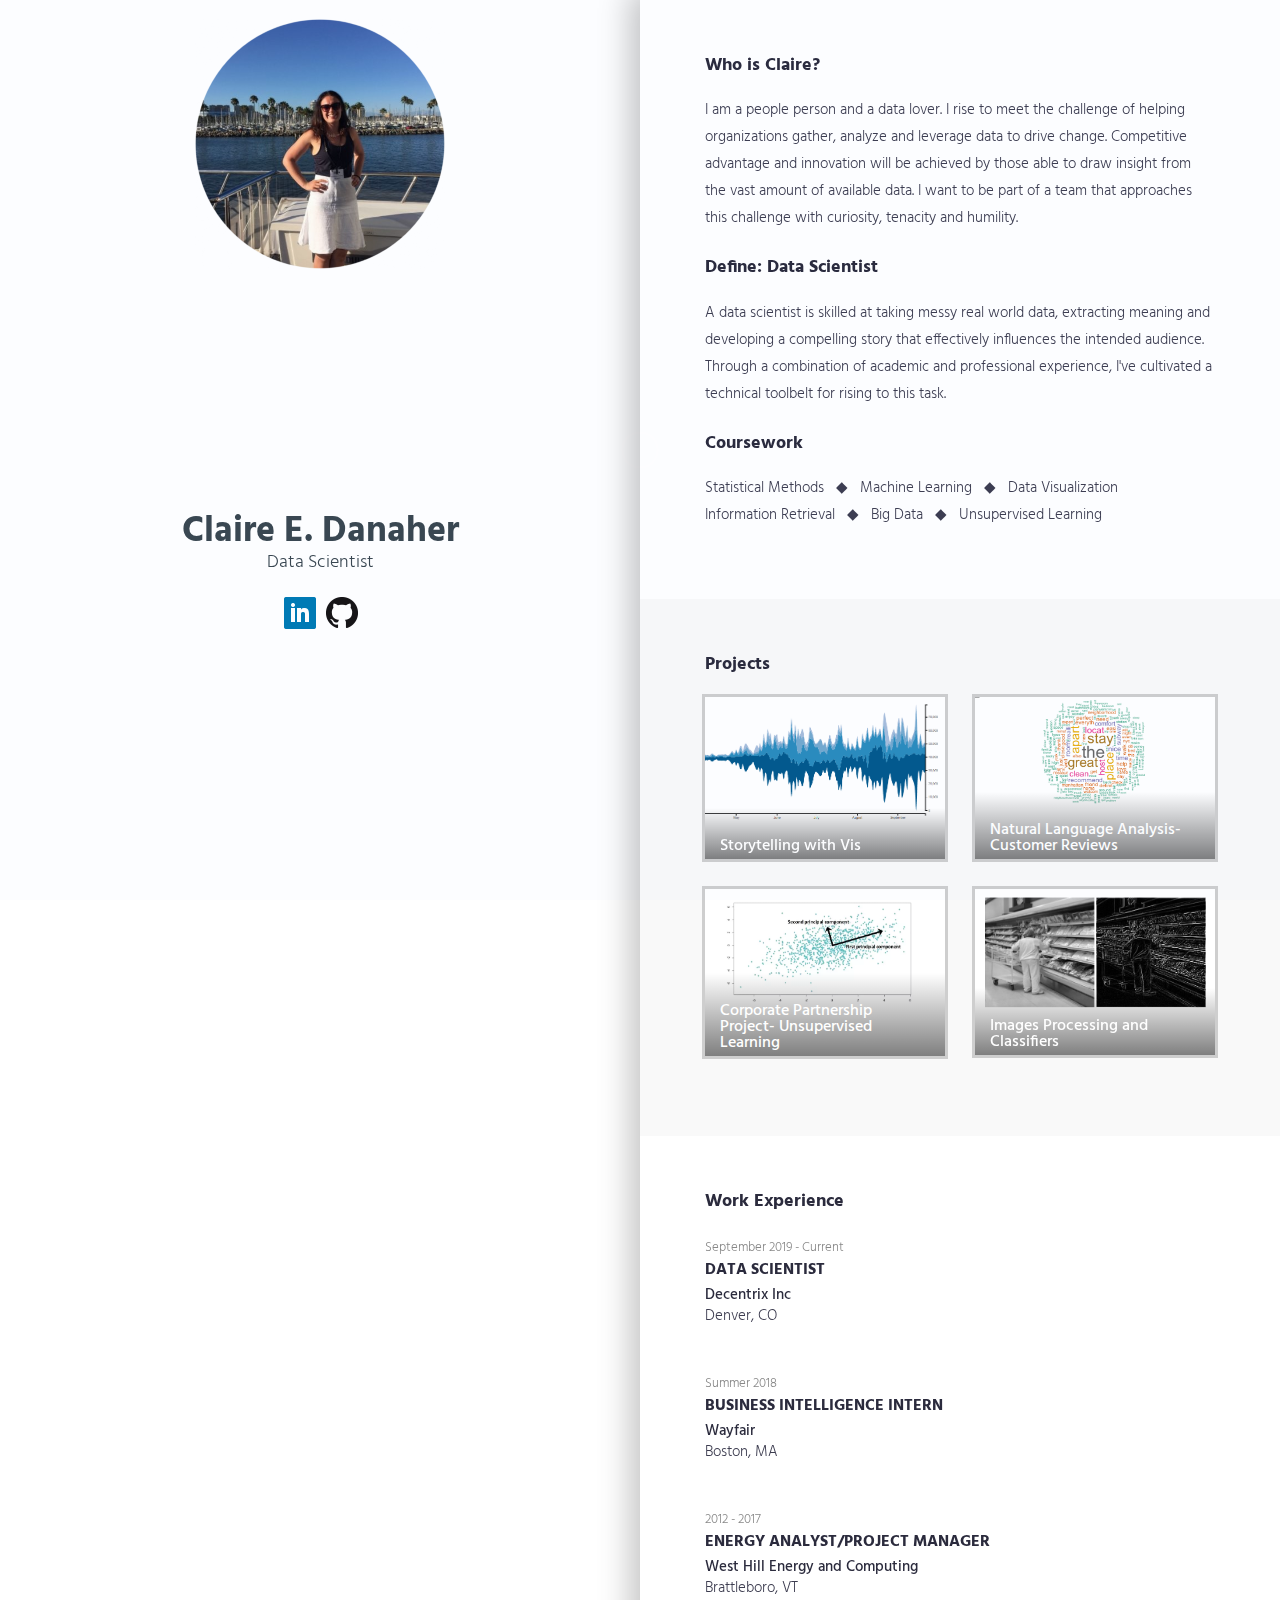
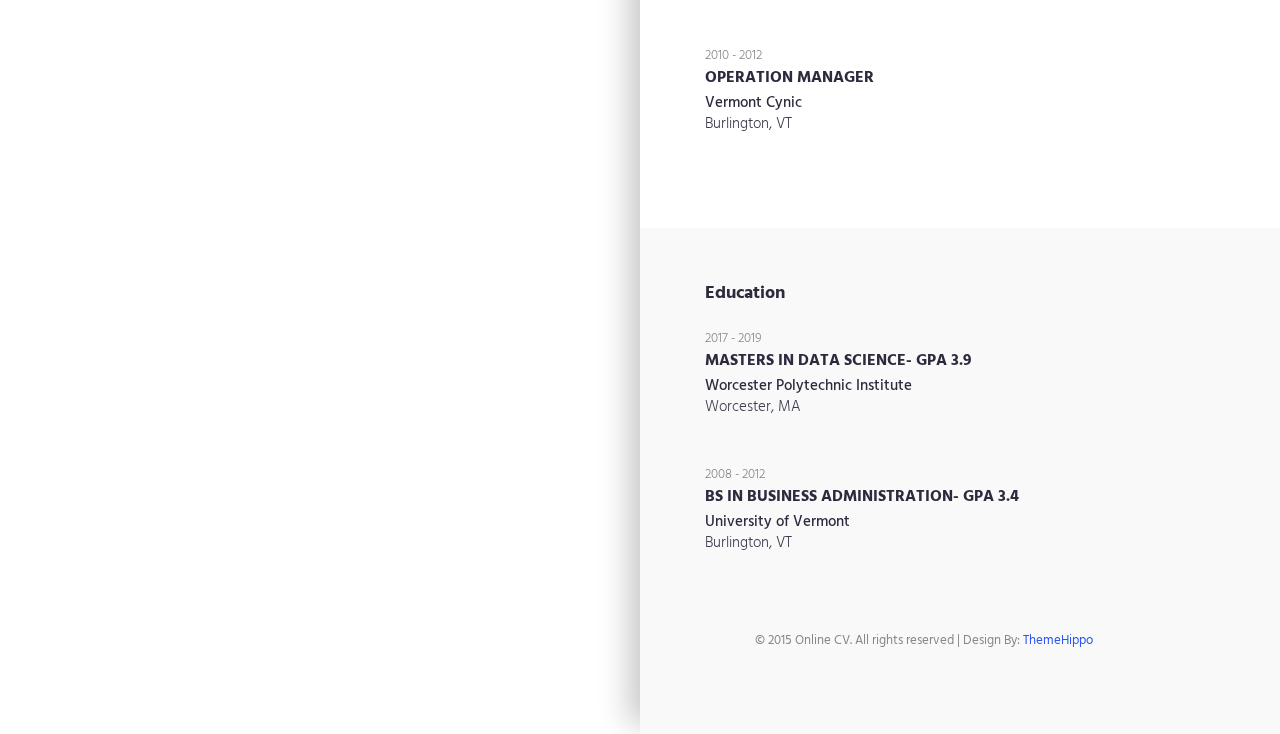
<file: index.html>
<!DOCTYPE html>
<html>
<head>
    <meta charset="utf-8">
    <meta http-equiv="X-UA-Compatible" content="IE=edge">
    <meta name="viewport" content="width=device-width, initial-scale=1">
    <!-- The above 3 meta tags *must* come first in the head; any other head content must come *after* these tags -->
    <title>Claire E. Danaher</title>

    <!-- favicon -->
    <link href="img/lotus-flower-silhouette-7-120-245160.png" rel=icon>

    <!-- web-fonts -->
    <link href="https://fonts.googleapis.com/css?family=Hind:300,400,500,600,700" rel="stylesheet">

    <!-- font-awesome -->
    <link href="css/font-awesome.min.css" rel="stylesheet">

    <!-- Bootstrap -->
    <link href="css/bootstrap.min.css" rel="stylesheet">

    <!-- Style CSS -->
    <link href="css/style.css" rel="stylesheet">

    <!-- HTML5 shim and Respond.js for IE8 support of HTML5 elements and media queries -->
    <!-- WARNING: Respond.js doesn't work if you view the page via file:// -->
    <!--[if lt IE 9]>
    <script src="https://oss.maxcdn.com/html5shiv/3.7.2/html5shiv.min.js"></script>
    <script src="https://oss.maxcdn.com/respond/1.4.2/respond.min.js"></script>
    <![endif]-->
</head>
<body id="page-top" data-spy="scroll" data-target=".navbar">
<div id="main-wrapper">
<!-- Page Preloader -->
<div id="preloader">
    <div id="status">
        <div class="status-mes"></div>
    </div>
</div>

<div class="columns-block">
<div class="left-col-block blocks">
	


    <header class="header">
	        <div class="profile-img">
 
		<img border="0" alt="linkedin" src="img/small_circle_profimg.png">
		
		
		</div>
        <div class="content text-center">
            <h1>Claire E. Danaher</h1>

            <p class="lead">Data Scientist</p>
            <ul class="social-icon">
                <li><a href="https://www.linkedin.com/in/claireedanaher/"><img border="0" alt="linkedin" src="img/iconfinder_square-linkedin_317725.png"></a></li>
                <li><a href="https://github.com/claireedanaher?tab=repositories"><img border="0" alt="github" src="img/GitHub-Mark-32px.png"></a></li>
            </ul>
        </div>

		 </header>

    <!-- .header-->
	

</div>


<div class="right-col-block blocks">
<section class="intro section-wrapper">
    <div class="container-fluid">
        <div class="row">
            <div class="col-md-12">
                <div class="section-title">
                    <h2>Who is Claire?</h2>
                </div>
                <p>
				 I am a people person and a data lover. I rise to meet the challenge of helping organizations gather, analyze and leverage data to drive change. Competitive advantage and innovation will be achieved by those able to draw insight from the vast amount of available data. I want to be part of a team that approaches this challenge with curiosity, tenacity and humility.
                </p>
				<div class="section-title">
                    <h2>Define: Data Scientist</h2>
                </div>
				<p>
                  A data scientist is skilled at taking messy real world data, extracting meaning and developing a compelling story that effectively influences the intended audience. Through a combination of academic and professional experience, I've cultivated a technical toolbelt for rising to this task.
                </p>
                    <h2>Coursework</h2>
				<p>
				Statistical Methods &nbsp; &#9670; &nbsp;	Machine Learning  &nbsp; &#9670; &nbsp; Data Visualization  <br>
				Information Retrieval  &nbsp; &#9670; &nbsp;  Big Data &nbsp; &#9670; &nbsp; Unsupervised Learning  
                </p>
					
            </div>
			     
			<div>
			
			</div>
        </div>
    </div>
</section>

<section class="section-wrapper section-experience gray-bg">
    <div class="container-fluid">
        <div class="row">
            <div class="col-md-12">
                <div class="section-title">
                    <h2>Projects</h2>
                </div>
            </div>
        </div>
        <div class="row">
            <div class="col-md-6">
                <a class="portfolio-item" href="https://claireedanaher.github.io/DataVisFinal/">
                    <div class="portfolio-thumb">
                        <img src="img/data_vis_button.png" alt="">
                    </div>

                    <div class="portfolio-info">
                        <h3>Storytelling with Vis</h3>
                    </div>
                    <!-- portfolio-info -->
                </a>
                <!-- .portfolio-item -->
            </div>
            <div class="col-md-6">
                <a class="portfolio-item" href="https://docs.google.com/presentation/d/e/2PACX-1vTxNVfDVX4_l9Im2D7XqqhxXdKZ8t_90ja1UuTvRYTOUEE9c3Ypl3gSUyHD0yrIlQ/pub?start=false&loop=false&delayms=3000">
                    <div class="portfolio-thumb">
                        <img src="img/airbnb.button.png" alt="">
                    </div>

                    <div class="portfolio-info">
                        <h3>Natural Language Analysis- Customer Reviews</h3>
                    </div>
                    <!-- portfolio-info -->
                </a>
                <!-- .portfolio-item -->
            </div>
		</div>	
        <div class="row">
		    <div class="col-md-6">
                <a class="portfolio-item" href="https://docs.google.com/presentation/d/e/2PACX-1vQZ1Y-ZGKV49ouUOPiHmX6tsqVr1PKs4hOkiJSdzV08fntJs_pIKJs-LS00lxUpjv4MYAw1QsMdH_pI/pub?start=false&loop=false&delayms=3000">
                    <div class="portfolio-thumb">
                        <img src="img/CorpProj_Button.png" alt="">
                    </div>

                    <div class="portfolio-info">
                        <h3>Corporate Partnership Project- Unsupervised Learning</h3>
                    </div>
                    <!-- portfolio-info -->
                </a>
                <!-- .portfolio-item -->
            </div>
            <div class="col-md-6">
                <a class="portfolio-item" href="https://github.com/claireedanaher/MLRobustClassifier">
                    <div class="portfolio-thumb">
                        <img src="img/image_processing_button.png" alt="">
                    </div>

                    <div class="portfolio-info">
                        <h3>Images Processing and Classifiers</h3>
                    </div>
                    <!-- portfolio-info -->
                </a>
                <!-- .portfolio-item -->
            </div>


        </div>
        <!-- /.row -->
    </div>
</section>


<section class="section-wrapper section">
    <div class="container-fluid">
        <div class="row">
            <div class="col-md-12">
                <div class="section-title"><h2>Work Experience</h2></div>
            </div>
        </div>
        <!--.row-->
        <div class="row">
            <div class="col-md-12">
                <div class="content-item">
                    <small>September 2019 - Current</small>
                    <h3>Data Scientist</h3>
                    <h4>Decentrix Inc</h4>
                    <p>Denver, CO </p>
                </div>
		<div class="content-item">
                    <small>Summer 2018</small>
                    <h3>Business Intelligence Intern</h3>
                    <h4>Wayfair</h4>
                    <p>Boston, MA</p>
                </div>
                <!-- .experience-item -->
                <div class="content-item">
                    <small>2012 - 2017</small>
                    <h3>Energy Analyst/Project Manager</h3>
                    <h4>West Hill Energy and Computing</h4>

                    <p>Brattleboro, VT</p>
                </div>
                <!-- .experience-item -->
                <div class="content-item">
                    <small>2010 - 2012</small>
                    <h3>Operation Manager</h3>
                    <h4>Vermont Cynic</h4>

                    <p>Burlington, VT</p>
                </div>
                <!-- .experience-item -->
            </div>
        </div>
        <!--.row-->
    </div>
    <!-- .container-fluid -->

</section>
<!-- .section-experience -->

<section class="section-wrapper section-experience gray-bg">
    <div class="container-fluid">
        <div class="row">
            <div class="col-md-12">
                <div class="section-title"><h2>Education</h2></div>
            </div>
        </div>
        <!--.row-->
        <div class="row">
            <div class="col-md-12">
                <div class="content-item">
                    <small>2017 - 2019</small>
                    <h3>Masters in Data Science- GPA 3.9</h3>
                    <h4>Worcester Polytechnic Institute</h4>

                    <p>Worcester, MA</p>
                </div>
                <!-- .experience-item -->
                <div class="content-item">
                    <small>2008 - 2012</small>
                    <h3>BS in Business Administration- GPA 3.4</h3>
                    <h4>University of Vermont</h4>

                    <p>Burlington, VT</p>
                </div>
                <!-- .experience-item -->
            </div>
        </div>
        <!--.row-->
    </div>
    <!-- .container-fluid -->

<footer class="footer">
    <div class="copyright-section">
        <div class="container-fluid">
            <div class="row">
                <div class="col-md-12">
                    <div class="copytext">&copy; 2015 Online CV. All rights reserved | Design By: <a
                            href="https://themehippo.com">ThemeHippo</a></div>
                </div>
            </div>
            <!--.row-->
        </div>
        <!-- .container-fluid -->
    </div>
    <!-- .copyright-section -->
</footer>
<!-- .footer -->
</div>
<!-- .right-col-block -->
</div>
<!-- .columns-block -->
</div>
<!-- #main-wrapper -->

<!-- jquery -->
<script src="js/jquery-2.1.4.min.js"></script>

<!-- Bootstrap -->
<script src="js/bootstrap.min.js"></script>
<script src="js/scripts.js"></script>
</body>
</html>
</file>
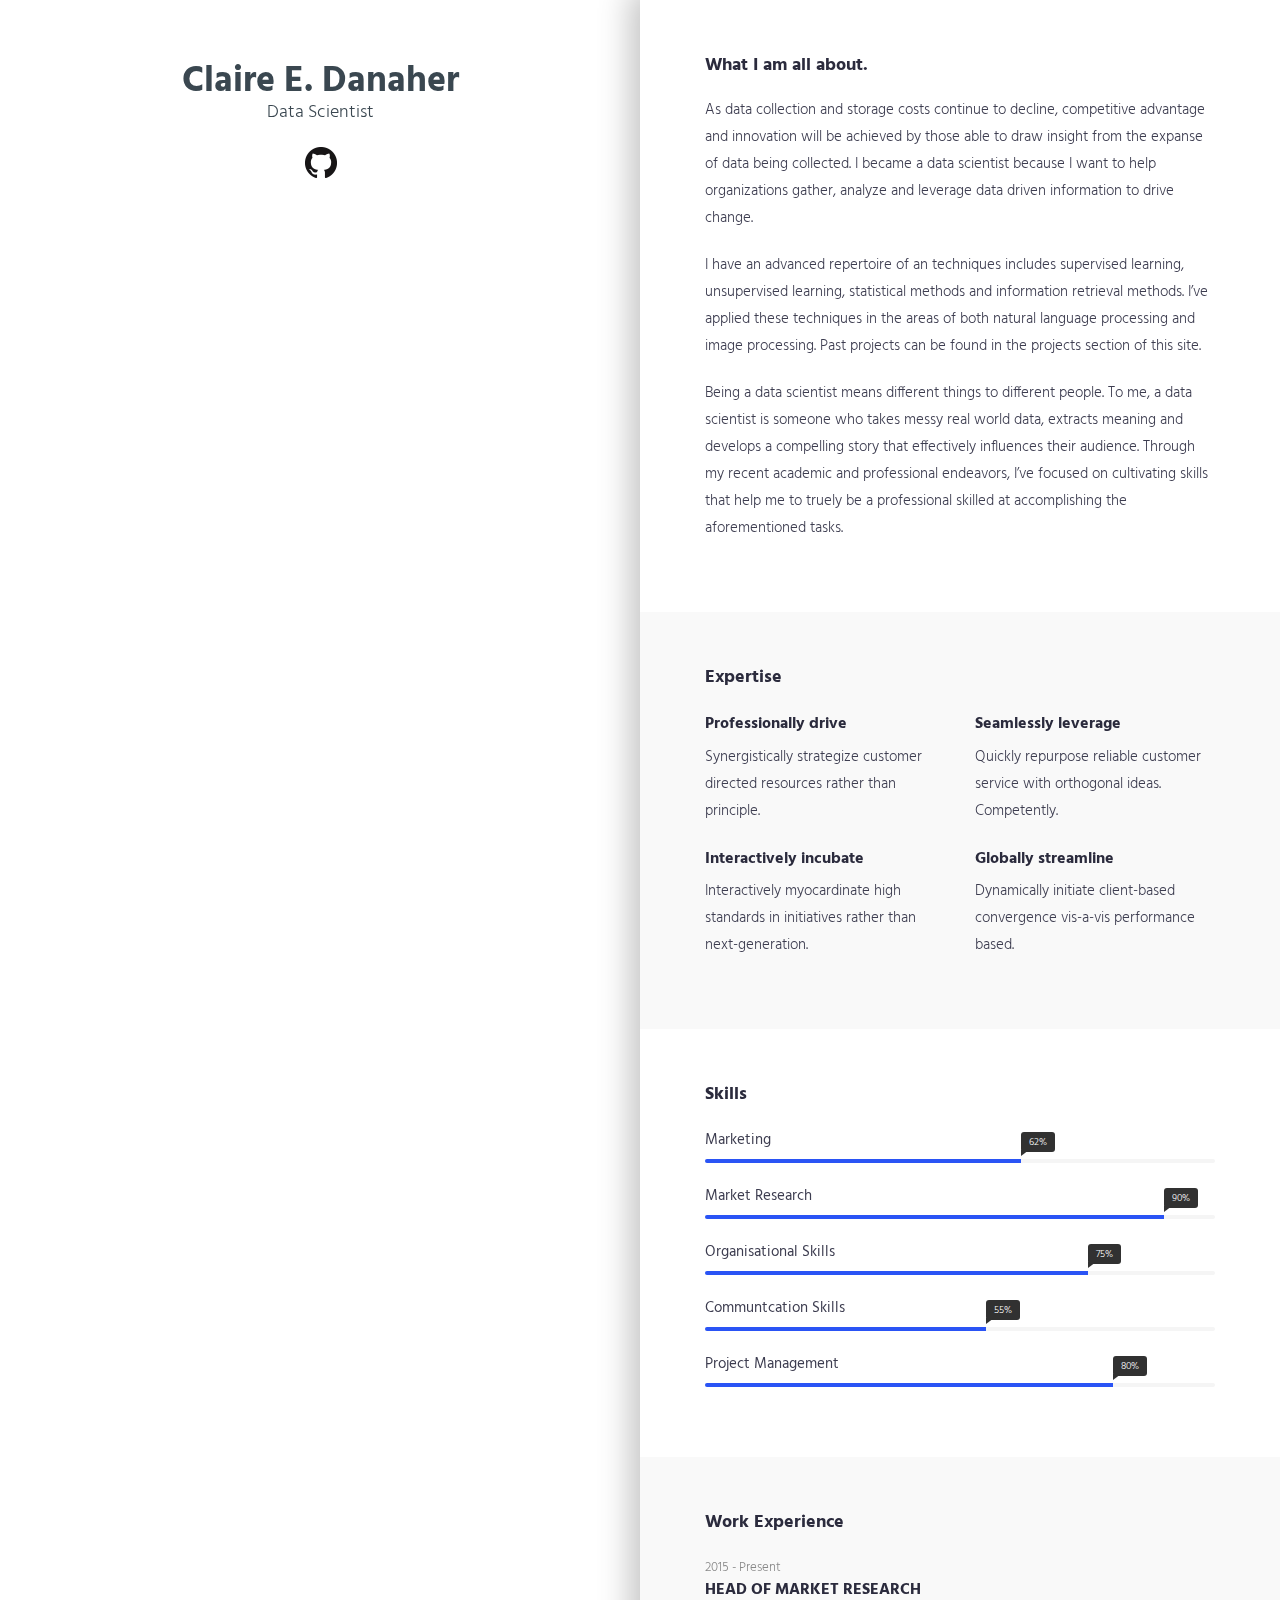
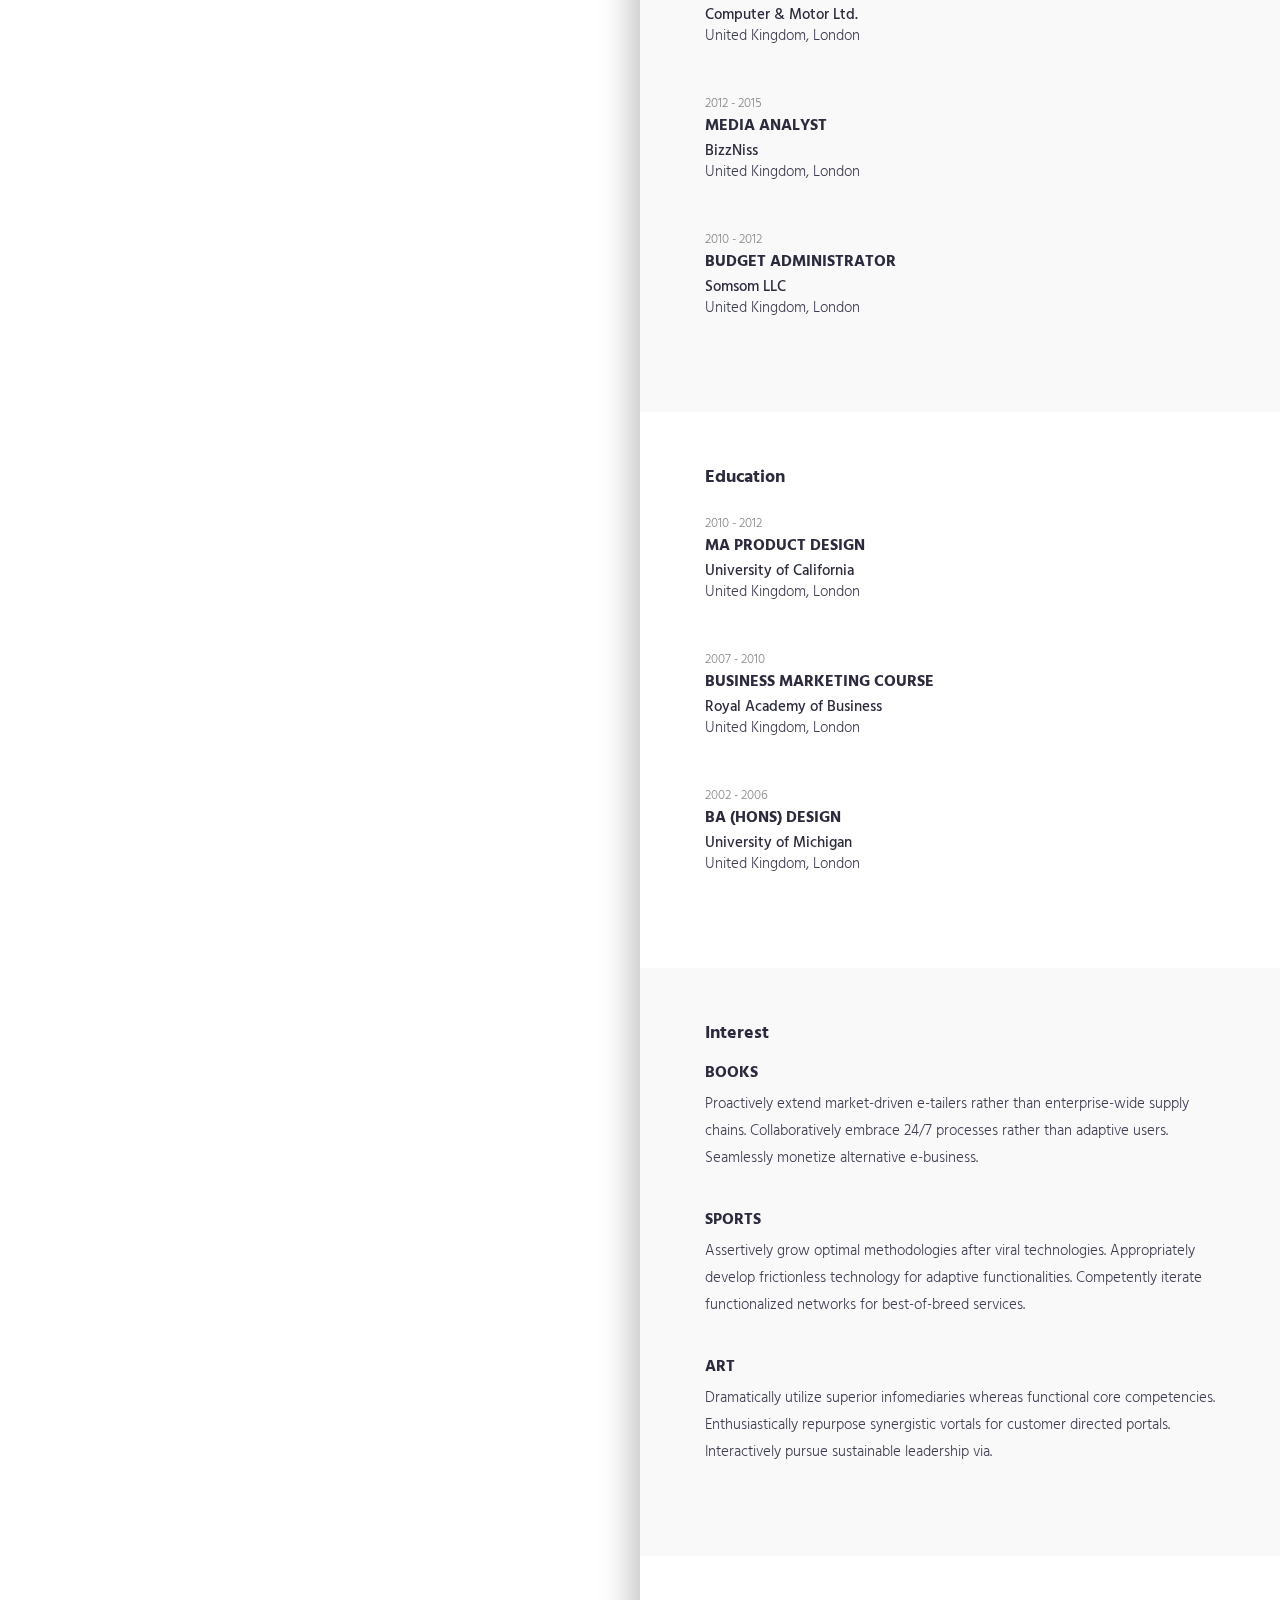
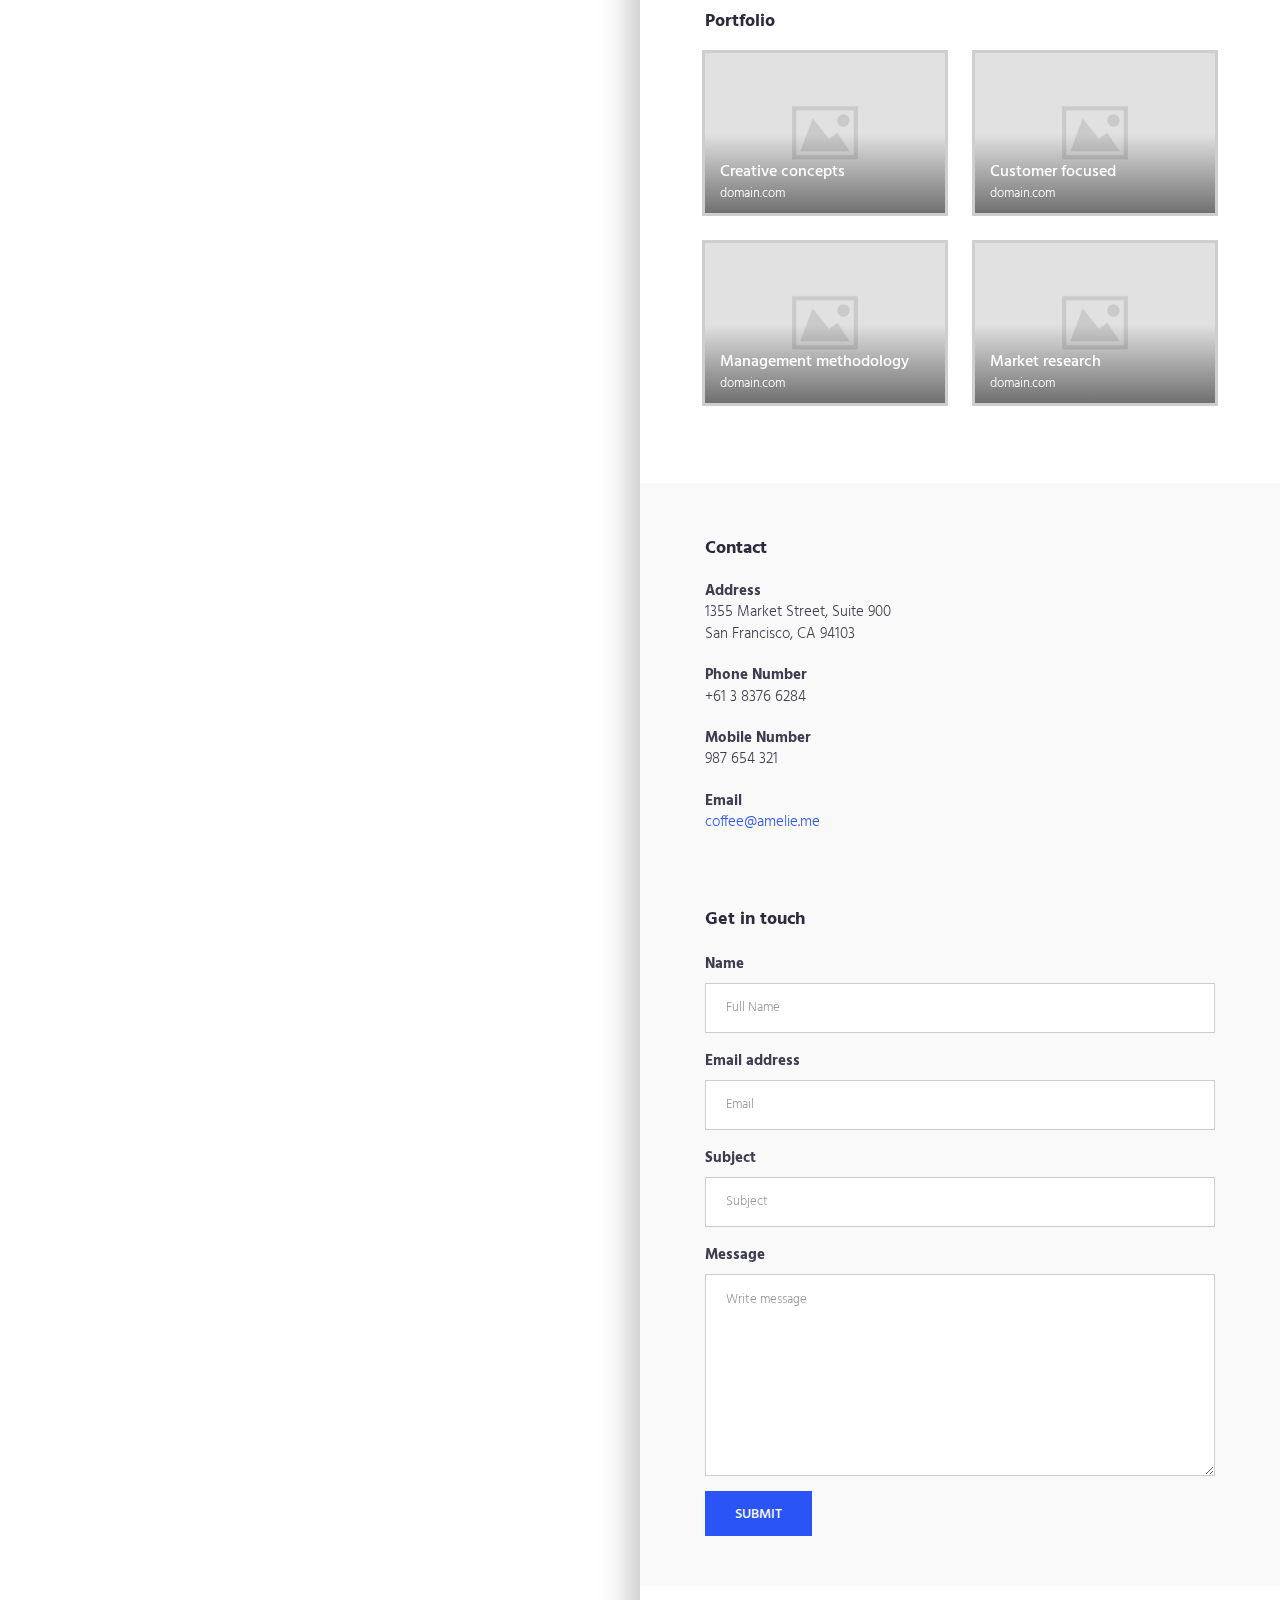
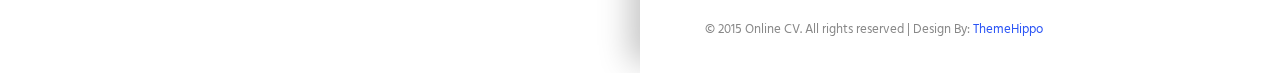
<file: index_back.html>
<!DOCTYPE html>
<html>
<head>
    <meta charset="utf-8">
    <meta http-equiv="X-UA-Compatible" content="IE=edge">
    <meta name="viewport" content="width=device-width, initial-scale=1">
    <!-- The above 3 meta tags *must* come first in the head; any other head content must come *after* these tags -->
    <title>Online CV - Professional HTML CSS Resume Website Template</title>

    <!-- favicon -->
    <link href="favicon.png" rel=icon>

    <!-- web-fonts -->
    <link href="https://fonts.googleapis.com/css?family=Hind:300,400,500,600,700" rel="stylesheet">

    <!-- font-awesome -->
    <link href="css/font-awesome.min.css" rel="stylesheet">

    <!-- Bootstrap -->
    <link href="css/bootstrap.min.css" rel="stylesheet">

    <!-- Style CSS -->
    <link href="css/style.css" rel="stylesheet">

    <!-- HTML5 shim and Respond.js for IE8 support of HTML5 elements and media queries -->
    <!-- WARNING: Respond.js doesn't work if you view the page via file:// -->
    <!--[if lt IE 9]>
    <script src="https://oss.maxcdn.com/html5shiv/3.7.2/html5shiv.min.js"></script>
    <script src="https://oss.maxcdn.com/respond/1.4.2/respond.min.js"></script>
    <![endif]-->
</head>
<body id="page-top" data-spy="scroll" data-target=".navbar">
<div id="main-wrapper">
<!-- Page Preloader -->
<div id="preloader">
    <div id="status">
        <div class="status-mes"></div>
    </div>
</div>

<div class="columns-block">
<div class="left-col-block blocks">
    <header class="header">
        <div class="content text-center">
            <h1>Claire E. Danaher</h1>

            <p class="lead">Data Scientist</p>
            <ul class="social-icon">
                <li><a href="https://www.linkedin.com/in/claireedanaher/"><i class="fa fa-linkedin" aria-hidden="true"></i></a></li>
                <li><a href="https://github.com/claireedanaher?tab=repositories"><img border="0" alt="github" src="img/GitHub-Mark-32px.png"></a></li>
                <li><a href="#"><i class="fa fa-dribbble" aria-hidden="true"></i></a></li>
            </ul>
        </div>
        <div class="profile-img"></div>
    </header>
    <!-- .header-->
</div>


<div class="right-col-block blocks">
<section class="intro section-wrapper">
    <div class="container-fluid">
        <div class="row">
            <div class="col-md-12">
                <div class="section-title">
                    <h2>What I am all about.</h2>
                </div>
            </div>
            <div class="col-md-12">
                <p>
				As data collection and storage costs continue to decline, competitive advantage and innovation will be achieved by those able to draw insight from the expanse of data being collected. I became a data scientist because I want to help organizations gather, analyze and leverage data driven information to drive change.

                </p>

                <p>

				I have an advanced repertoire of an techniques includes supervised learning, unsupervised learning, statistical methods and information retrieval methods. I’ve applied these techniques in the areas of both natural language processing and image processing. Past projects can be found in the projects section of this site.

                </p>
				<p>
                   Being a data scientist means different things to different people. To me, a data scientist is someone who takes messy real world data, extracts meaning and develops a compelling story that effectively influences their audience. Through my recent academic and professional endeavors, I’ve focused on cultivating skills that help me to truely be a professional skilled at accomplishing the aforementioned tasks.
                </p>
            </div>
        </div>
    </div>
</section>


<section class="expertise-wrapper section-wrapper gray-bg">
    <div class="container-fluid">
        <div class="row">
            <div class="col-md-12">
                <div class="section-title">
                    <h2>Expertise</h2>
                </div>
            </div>
        </div>
        <!-- .row -->

        <div class="row">
            <div class="col-md-6">
                <div class="expertise-item">
                    <h3>Professionally drive</h3>

                    <p>
                        Synergistically strategize customer directed resources rather than principle.
                    </p>
                </div>
            </div>
            <div class="col-md-6">
                <div class="expertise-item">
                    <h3>Seamlessly leverage </h3>

                    <p>
                        Quickly repurpose reliable customer service with orthogonal ideas. Competently.
                    </p>
                </div>
            </div>
        </div>
        <!-- .row -->
        <div class="row">
            <div class="col-md-6">
                <div class="expertise-item">
                    <h3>Interactively incubate</h3>

                    <p>
                        Interactively myocardinate high standards in initiatives rather than next-generation.
                    </p>
                </div>
            </div>

            <div class="col-md-6">
                <div class="expertise-item">
                    <h3>Globally streamline</h3>

                    <p>
                        Dynamically initiate client-based convergence vis-a-vis performance based. </p>
                </div>
            </div>
        </div>
        <!-- .row -->
    </div>
    <!--.container-fluid-->
</section>
<!-- .expertise-wrapper -->

<section class="section-wrapper skills-wrapper">
    <div class="container-fluid">
        <div class="row">
            <div class="col-md-12">
                <div class="section-title">
                    <h2>Skills</h2>
                </div>
            </div>
        </div>
        <!--.row-->
        <div class="row">
            <div class="col-md-12">
                <div class="progress-wrapper">

                    <div class="progress-item">
                        <span class="progress-title">Marketing</span>

                        <div class="progress">
                            <div class="progress-bar" role="progressbar" aria-valuenow="62" aria-valuemin="0"
                                 aria-valuemax="100" style="width: 62%"><span class="progress-percent"> 62%</span>
                            </div>
                        </div>
                        <!-- .progress -->
                    </div>
                    <!-- .skill-progress -->


                    <div class="progress-item">
                        <span class="progress-title">Market Research</span>

                        <div class="progress">
                            <div class="progress-bar" role="progressbar" aria-valuenow="90" aria-valuemin="0"
                                 aria-valuemax="100" style="width: 90%"><span class="progress-percent"> 90%</span>
                            </div>
                        </div>
                        <!-- /.progress -->
                    </div>
                    <!-- /.skill-progress -->


                    <div class="progress-item">
                        <span class="progress-title">Organisational Skills</span>

                        <div class="progress">
                            <div class="progress-bar" role="progressbar" aria-valuenow="75" aria-valuemin="0"
                                 aria-valuemax="100" style="width: 75%;"><span class="progress-percent"> 75%</span>
                            </div>
                        </div>
                        <!-- /.progress -->
                    </div>
                    <!-- /.skill-progress -->

                    <div class="progress-item">
                        <span class="progress-title">Communtcation Skills</span>

                        <div class="progress">
                            <div class="progress-bar" role="progressbar" aria-valuenow="55" aria-valuemin="0"
                                 aria-valuemax="100" style="width: 55%;"><span class="progress-percent"> 55%</span>
                            </div>
                        </div>
                        <!-- /.progress -->
                    </div>
                    <!-- /.skill-progress -->
                    <div class="progress-item">
                        <span class="progress-title">Project Management</span>

                        <div class="progress">
                            <div class="progress-bar" role="progressbar" aria-valuenow="55" aria-valuemin="0"
                                 aria-valuemax="100" style="width: 80%;"><span class="progress-percent"> 80%</span>
                            </div>
                        </div>
                        <!-- .progress -->
                    </div>
                    <!-- .skill-progress -->

                </div>
                <!-- /.progress-wrapper -->
            </div>
        </div>
        <!--.row -->
    </div>
    <!-- .container-fluid -->
</section>
<!-- .skills-wrapper -->

<section class="section-wrapper section-experience gray-bg">
    <div class="container-fluid">
        <div class="row">
            <div class="col-md-12">
                <div class="section-title"><h2>Work Experience</h2></div>
            </div>
        </div>
        <!--.row-->
        <div class="row">
            <div class="col-md-12">
                <div class="content-item">
                    <small>2015 - Present</small>
                    <h3>Head of market research</h3>
                    <h4>Computer & Motor Ltd.</h4>

                    <p>United Kingdom, London</p>
                </div>
                <!-- .experience-item -->
                <div class="content-item">
                    <small>2012 - 2015</small>
                    <h3>Media Analyst</h3>
                    <h4>BizzNiss</h4>

                    <p>United Kingdom, London</p>
                </div>
                <!-- .experience-item -->
                <div class="content-item">
                    <small>2010 - 2012</small>
                    <h3>Budget Administrator</h3>
                    <h4>Somsom LLC</h4>

                    <p>United Kingdom, London</p>
                </div>
                <!-- .experience-item -->
            </div>
        </div>
        <!--.row-->
    </div>
    <!-- .container-fluid -->

</section>
<!-- .section-experience -->

<section class="section-wrapper section-education">
    <div class="container-fluid">
        <div class="row">
            <div class="col-md-12">
                <div class="section-title"><h2>Education</h2></div>
            </div>
        </div>
        <!--.row-->
        <div class="row">
            <div class="col-md-12">
                <div class="content-item">
                    <small>2010 - 2012</small>
                    <h3>MA Product Design</h3>
                    <h4>University of California</h4>

                    <p>United Kingdom, London</p>
                </div>
                <!-- .experience-item -->
                <div class="content-item">
                    <small>2007 - 2010</small>
                    <h3>Business marketing course</h3>
                    <h4>Royal Academy of Business</h4>

                    <p>United Kingdom, London</p>
                </div>
                <!-- .experience-item -->
                <div class="content-item">
                    <small>2002 - 2006</small>
                    <h3>BA (Hons) Design</h3>
                    <h4>University of Michigan</h4>

                    <p>United Kingdom, London</p>
                </div>
                <!-- .experience-item -->
            </div>
        </div>
        <!--.row-->
    </div>
    <!-- .container-fluid -->

</section>
<!-- .section-education -->

<section class="section-wrapper section-interest gray-bg">
    <div class="container-fluid">
        <div class="row">
            <div class="col-md-12">
                <div class="section-title">
                    <h2>Interest</h2>
                </div>
            </div>
        </div>
        <!-- .row -->

        <div class="row">
            <div class="col-md-12">
                <div class="content-item">
                    <h3>Books</h3>

                    <p>Proactively extend market-driven e-tailers rather than enterprise-wide supply chains.
                        Collaboratively embrace 24/7 processes rather than adaptive users. Seamlessly monetize
                        alternative e-business.</p>
                </div>
                <div class="content-item">
                    <h3>Sports</h3>

                    <p>Assertively grow optimal methodologies after viral technologies. Appropriately develop
                        frictionless technology for adaptive functionalities. Competently iterate functionalized
                        networks for best-of-breed services.</p>

                </div>
                <div class="content-item">
                    <h3>Art</h3>

                    <p>Dramatically utilize superior infomediaries whereas functional core competencies.
                        Enthusiastically repurpose synergistic vortals for customer directed portals. Interactively
                        pursue sustainable leadership via.</p>
                </div>
            </div>
        </div>
        <!-- .row -->

    </div>
</section>
<!-- .section-publications -->

<section class="section-wrapper portfolio-section">
    <div class="container-fluid">
        <div class="row">
            <div class="col-md-12">
                <div class="section-title">
                    <h2>Portfolio</h2>
                </div>
            </div>
        </div>
        <div class="row">
            <div class="col-md-6">
                <a class="portfolio-item" href="#">
                    <div class="portfolio-thumb">
                        <img src="img/portfolio-1.jpg" alt="">
                    </div>

                    <div class="portfolio-info">
                        <h3>Creative concepts</h3>
                        <small>domain.com</small>
                    </div>
                    <!-- portfolio-info -->
                </a>
                <!-- .portfolio-item -->
            </div>
            <div class="col-md-6">
                <a class="portfolio-item" href="#">
                    <div class="portfolio-thumb">
                        <img src="img/portfolio-2.jpg" alt="">
                    </div>

                    <div class="portfolio-info">
                        <h3>Customer focused</h3>
                        <small>domain.com</small>
                    </div>
                    <!-- portfolio-info -->
                </a>
                <!-- .portfolio-item -->
            </div>
            <div class="col-md-6">
                <a class="portfolio-item" href="#">
                    <div class="portfolio-thumb">
                        <img src="img/portfolio-3.jpg" alt="">
                    </div>

                    <div class="portfolio-info">
                        <h3>Management methodology</h3>
                        <small>domain.com</small>
                    </div>
                    <!-- portfolio-info -->
                </a>
                <!-- .portfolio-item -->
            </div>
            <div class="col-md-6">
                <a class="portfolio-item" href="#">
                    <div class="portfolio-thumb">
                        <img src="img/portfolio-4.jpg" alt="">
                    </div>

                    <div class="portfolio-info">
                        <h3>Market research</h3>
                        <small>domain.com</small>
                    </div>
                    <!-- portfolio-info -->
                </a>
                <!-- .portfolio-item -->
            </div>

        </div>
        <!-- /.row -->
    </div>
</section>
<!-- .portfolio -->

<section class="section-contact section-wrapper gray-bg">
    <div class="container-fluid">
        <div class="row">
            <div class="col-md-12">
                <div class="section-title">
                    <h2>Contact</h2>
                </div>
            </div>
        </div>
        <!--.row-->
        <div class="row">
            <div class="col-md-12">
                <address>
                    <strong>Address</strong><br>
                    1355 Market Street, Suite 900<br>
                    San Francisco, CA 94103
                </address>
                <address>
                    <strong>Phone Number</strong><br>
                    +61 3 8376 6284
                </address>

                <address>
                    <strong>Mobile Number</strong><br>
                    987 654 321
                </address>
                <address>
                    <strong>Email</strong><br>
                    <a href="mailto:#">coffee@amelie.me</a>
                </address>
            </div>
        </div>
        <!--.row-->
        <div class="row">
            <div class="col-md-12">
                <div class="feedback-form">
                    <h2>Get in touch</h2>

                    <form id="contactForm" action="sendemail.php" method="POST">
                        <div class="form-group">
                            <label for="InputName">Name</label>
                            <input type="text" name="name" required="" class="form-control" id="InputName"
                                   placeholder="Full Name">
                        </div>
                        <div class="form-group">
                            <label for="InputEmail">Email address</label>
                            <input type="email" name="email" required="" class="form-control" id="InputEmail"
                                   placeholder="Email">
                        </div>
                        <div class="form-group">
                            <label for="InputSubject">Subject</label>
                            <input type="text" name="subject" class="form-control" id="InputSubject"
                                   placeholder="Subject">
                        </div>
                        <div class="form-group">
                            <label for="message-text" class="control-label">Message</label>
                            <textarea class="form-control" rows="4" required="" name="message" id="message-text"
                                      placeholder="Write message"></textarea>
                        </div>

                        <button type="submit" class="btn btn-primary">Submit</button>
                    </form>
                </div>
                <!-- .feedback-form -->


            </div>
        </div>
    </div>
    <!--.container-fluid-->
</section>
<!--.section-contact-->

<footer class="footer">
    <div class="copyright-section">
        <div class="container-fluid">
            <div class="row">
                <div class="col-md-12">
                    <div class="copytext">&copy; 2015 Online CV. All rights reserved | Design By: <a
                            href="https://themehippo.com">ThemeHippo</a></div>
                </div>
            </div>
            <!--.row-->
        </div>
        <!-- .container-fluid -->
    </div>
    <!-- .copyright-section -->
</footer>
<!-- .footer -->
</div>
<!-- .right-col-block -->
</div>
<!-- .columns-block -->
</div>
<!-- #main-wrapper -->

<!-- jquery -->
<script src="js/jquery-2.1.4.min.js"></script>

<!-- Bootstrap -->
<script src="js/bootstrap.min.js"></script>
<script src="js/scripts.js"></script>
</body>
</html>
</file>
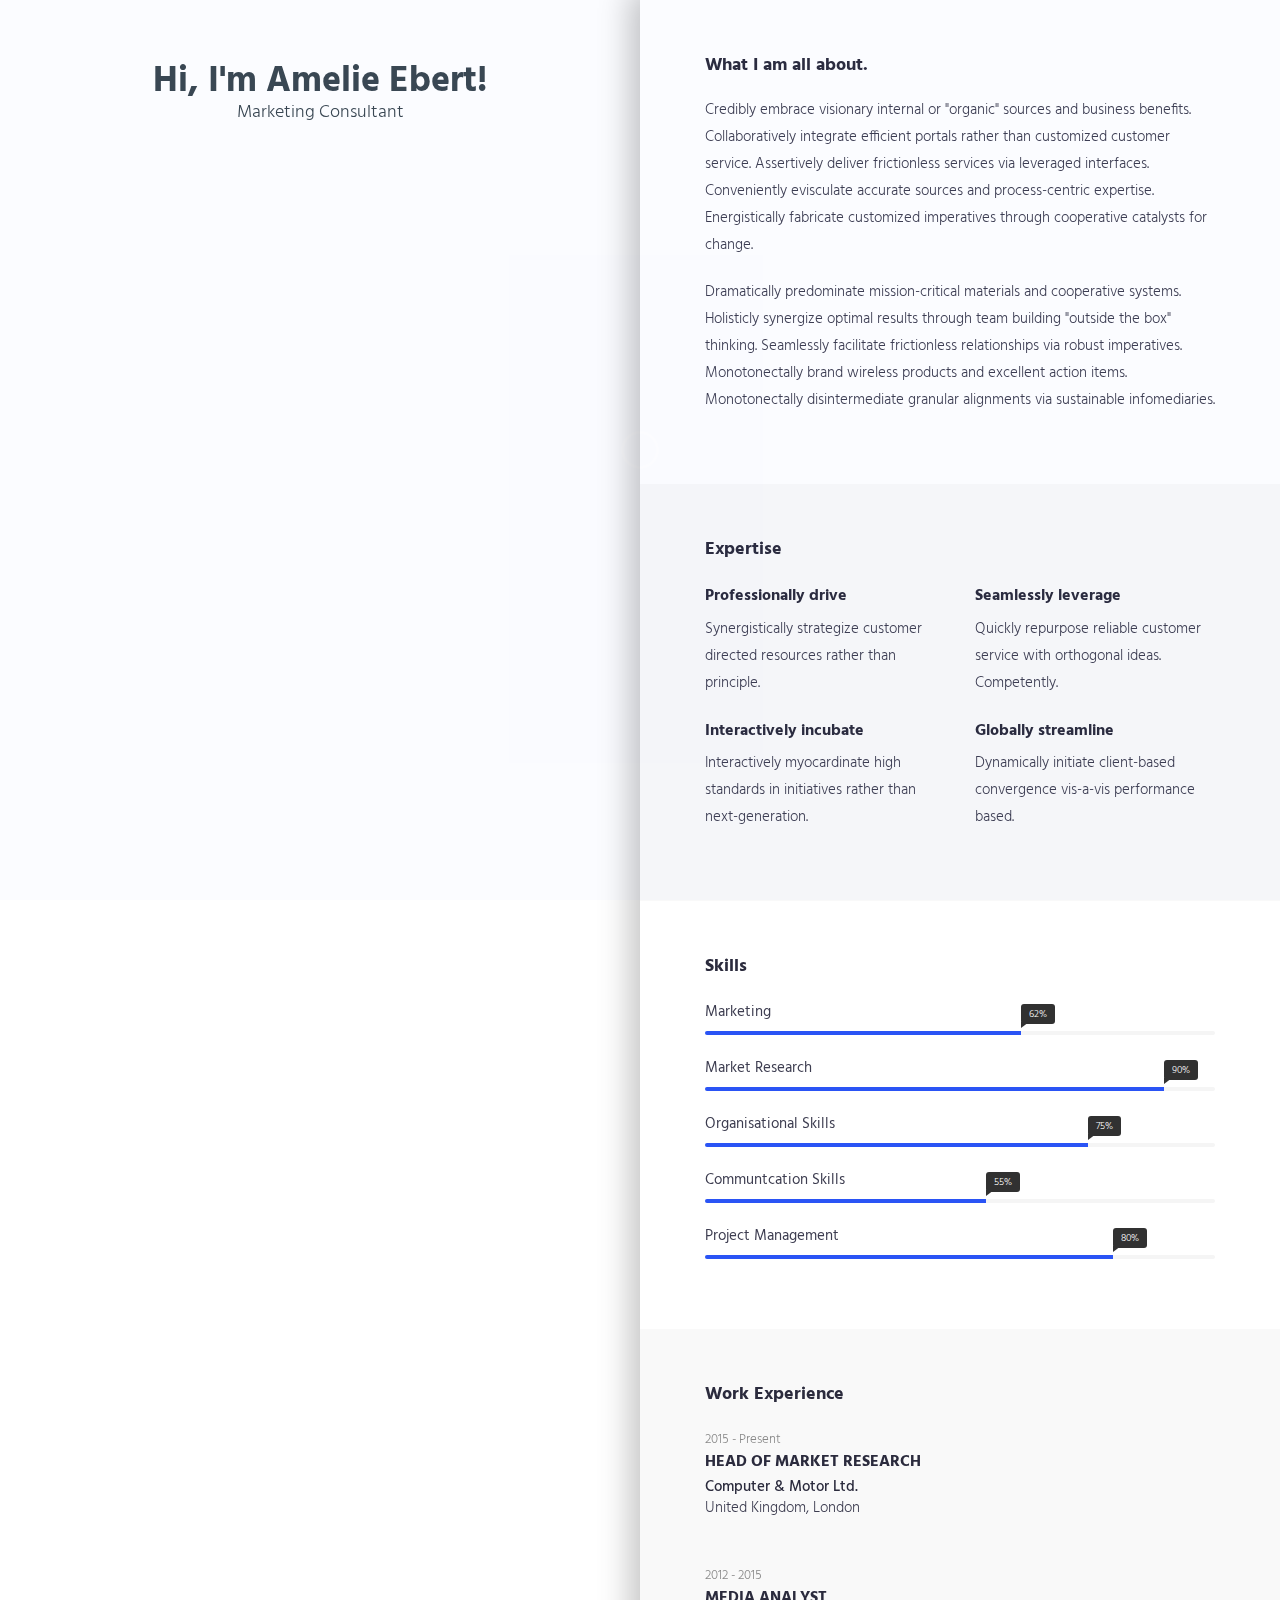
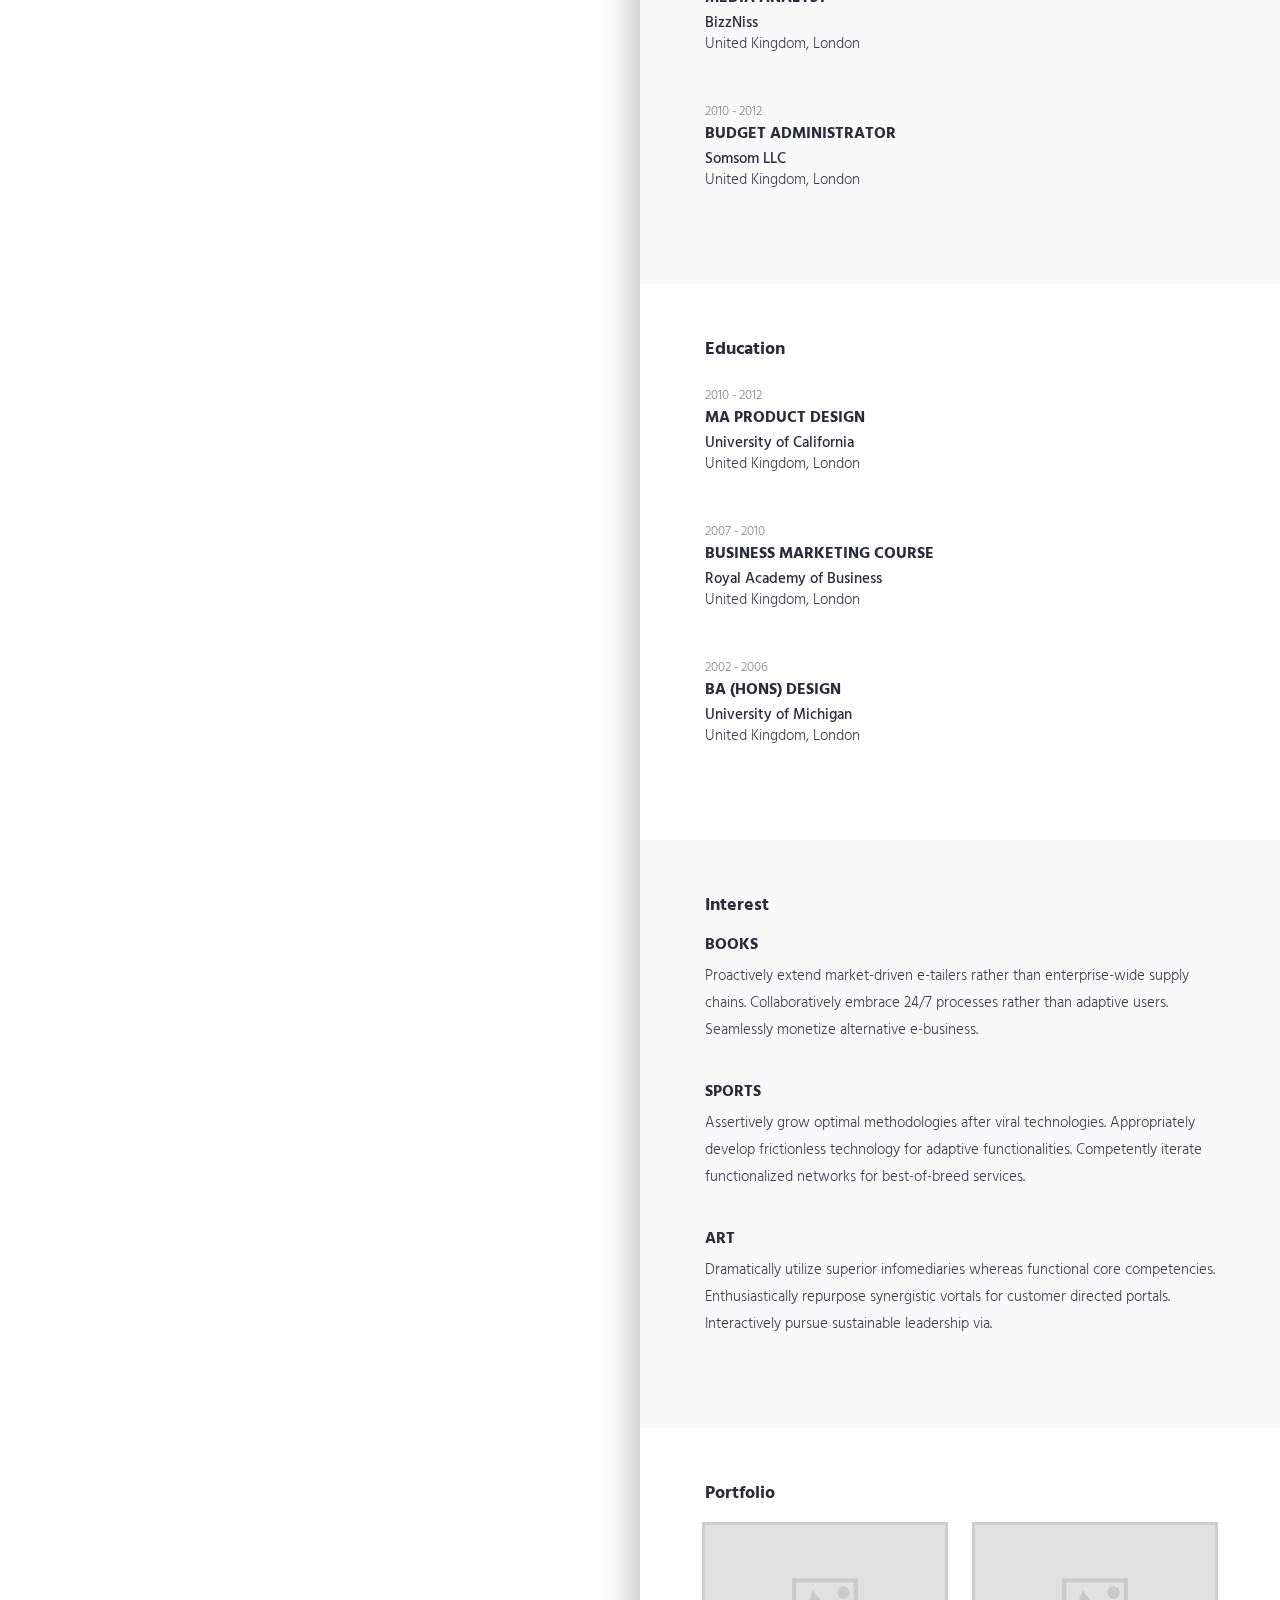
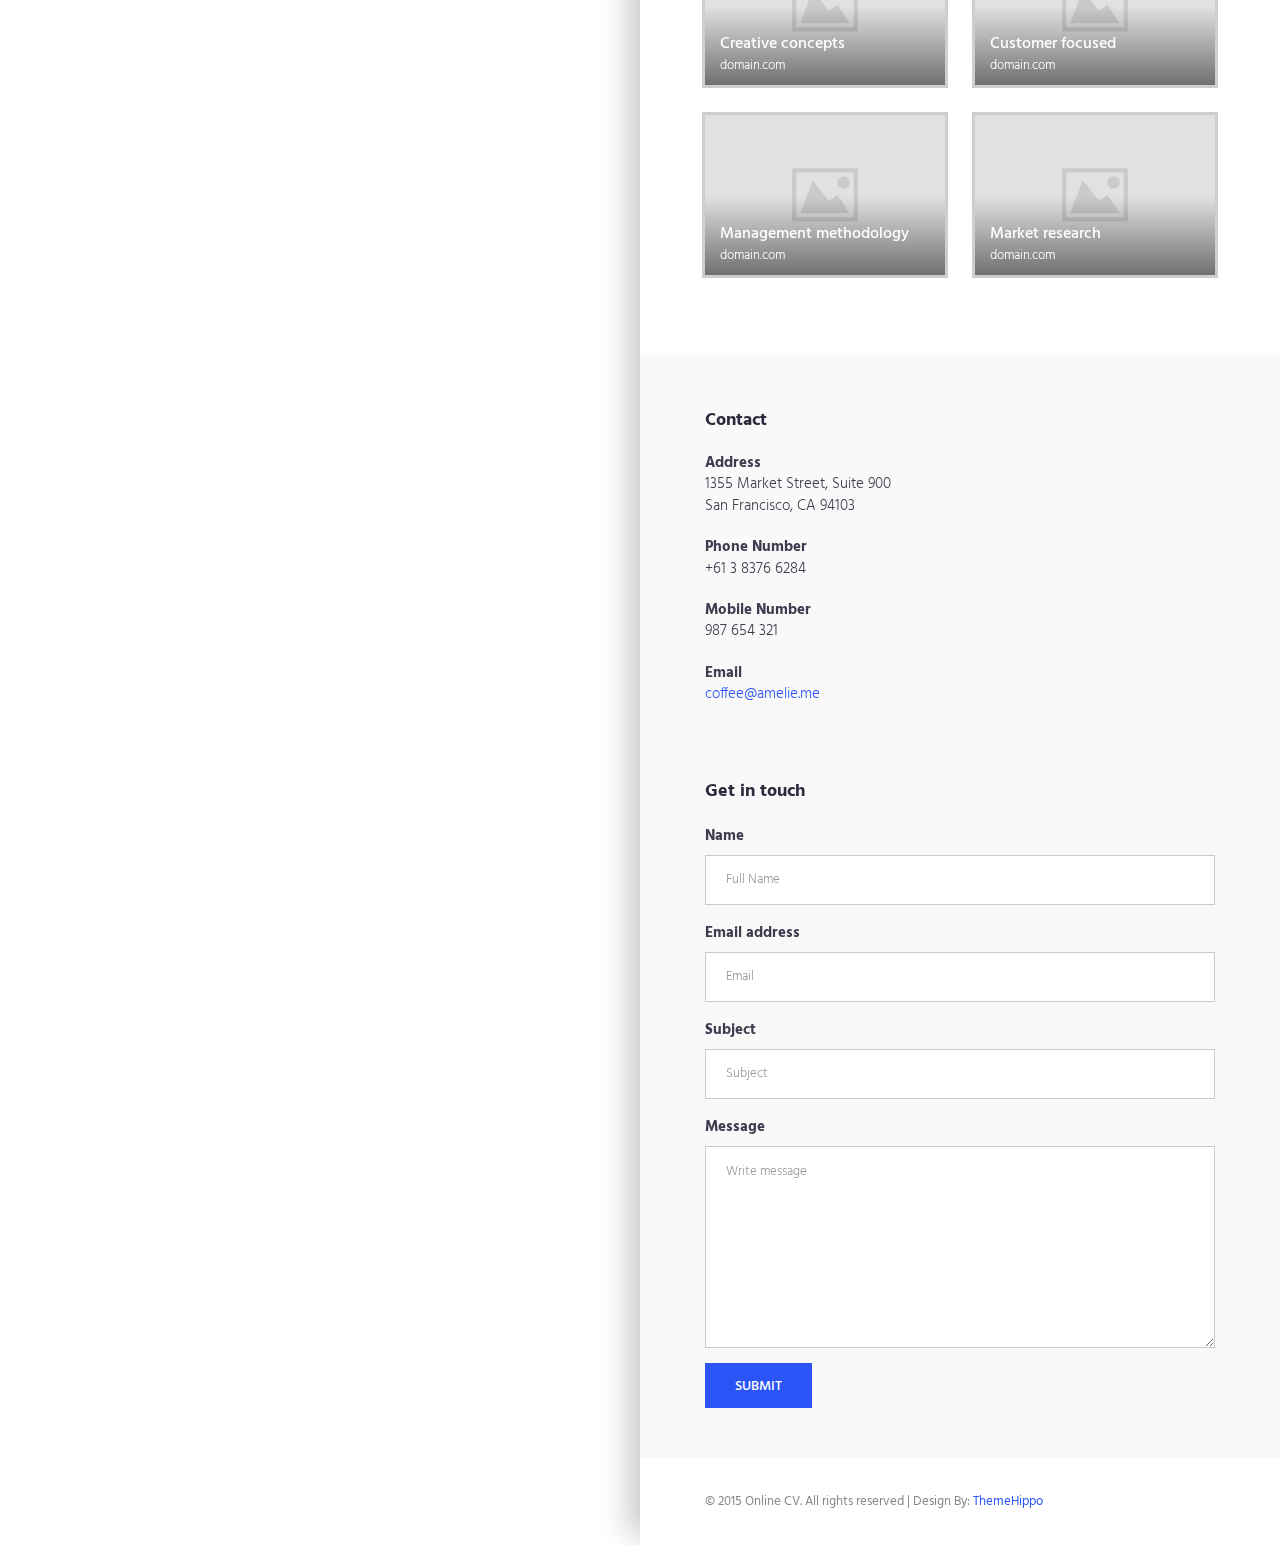
<file: index_template.html>
<!DOCTYPE html>
<html>
<head>
    <meta charset="utf-8">
    <meta http-equiv="X-UA-Compatible" content="IE=edge">
    <meta name="viewport" content="width=device-width, initial-scale=1">
    <!-- The above 3 meta tags *must* come first in the head; any other head content must come *after* these tags -->
    <title>Online CV - Professional HTML CSS Resume Website Template</title>

    <!-- favicon -->
    <link href="favicon.png" rel=icon>

    <!-- web-fonts -->
    <link href="https://fonts.googleapis.com/css?family=Hind:300,400,500,600,700" rel="stylesheet">

    <!-- font-awesome -->
    <link href="css/font-awesome.min.css" rel="stylesheet">

    <!-- Bootstrap -->
    <link href="css/bootstrap.min.css" rel="stylesheet">

    <!-- Style CSS -->
    <link href="css/style.css" rel="stylesheet">

    <!-- HTML5 shim and Respond.js for IE8 support of HTML5 elements and media queries -->
    <!-- WARNING: Respond.js doesn't work if you view the page via file:// -->
    <!--[if lt IE 9]>
    <script src="https://oss.maxcdn.com/html5shiv/3.7.2/html5shiv.min.js"></script>
    <script src="https://oss.maxcdn.com/respond/1.4.2/respond.min.js"></script>
    <![endif]-->
</head>
<body id="page-top" data-spy="scroll" data-target=".navbar">
<div id="main-wrapper">
<!-- Page Preloader -->
<div id="preloader">
    <div id="status">
        <div class="status-mes"></div>
    </div>
</div>

<div class="columns-block">
<div class="left-col-block blocks">
    <header class="header">
        <div class="content text-center">
            <h1>Hi, I'm Amelie Ebert!</h1>

            <p class="lead">Marketing Consultant</p>
            <ul class="social-icon">
                <li><a href="#"><i class="fa fa-facebook" aria-hidden="true"></i></a></li>
                <li><a href="#"><i class="fa fa-twitter" aria-hidden="true"></i></a></li>
                <li><a href="#"><i class="fa fa-linkedin" aria-hidden="true"></i></a></li>
                <li><a href="#"><i class="fa fa-slack" aria-hidden="true"></i></a></li>
                <li><a href="#"><i class="fa fa-dribbble" aria-hidden="true"></i></a></li>
            </ul>
        </div>
        <div class="profile-img"></div>
    </header>
    <!-- .header-->
</div>


<div class="right-col-block blocks">
<section class="intro section-wrapper">
    <div class="container-fluid">
        <div class="row">
            <div class="col-md-12">
                <div class="section-title">
                    <h2>What I am all about.</h2>
                </div>
            </div>
            <div class="col-md-12">
                <p>
                    Credibly embrace visionary internal or "organic" sources and business benefits. Collaboratively
                    integrate efficient portals rather than customized customer service. Assertively deliver
                    frictionless services via leveraged interfaces. Conveniently evisculate accurate sources and
                    process-centric expertise. Energistically fabricate customized imperatives through cooperative
                    catalysts for change.

                </p>

                <p>
                    Dramatically predominate mission-critical materials and cooperative systems. Holisticly synergize
                    optimal results through team building "outside the box" thinking. Seamlessly facilitate frictionless
                    relationships via robust imperatives. Monotonectally brand wireless products and excellent action
                    items. Monotonectally disintermediate granular alignments via sustainable infomediaries.
                </p>
            </div>
        </div>
    </div>
</section>


<section class="expertise-wrapper section-wrapper gray-bg">
    <div class="container-fluid">
        <div class="row">
            <div class="col-md-12">
                <div class="section-title">
                    <h2>Expertise</h2>
                </div>
            </div>
        </div>
        <!-- .row -->

        <div class="row">
            <div class="col-md-6">
                <div class="expertise-item">
                    <h3>Professionally drive</h3>

                    <p>
                        Synergistically strategize customer directed resources rather than principle.
                    </p>
                </div>
            </div>
            <div class="col-md-6">
                <div class="expertise-item">
                    <h3>Seamlessly leverage </h3>

                    <p>
                        Quickly repurpose reliable customer service with orthogonal ideas. Competently.
                    </p>
                </div>
            </div>
        </div>
        <!-- .row -->
        <div class="row">
            <div class="col-md-6">
                <div class="expertise-item">
                    <h3>Interactively incubate</h3>

                    <p>
                        Interactively myocardinate high standards in initiatives rather than next-generation.
                    </p>
                </div>
            </div>

            <div class="col-md-6">
                <div class="expertise-item">
                    <h3>Globally streamline</h3>

                    <p>
                        Dynamically initiate client-based convergence vis-a-vis performance based. </p>
                </div>
            </div>
        </div>
        <!-- .row -->
    </div>
    <!--.container-fluid-->
</section>
<!-- .expertise-wrapper -->

<section class="section-wrapper skills-wrapper">
    <div class="container-fluid">
        <div class="row">
            <div class="col-md-12">
                <div class="section-title">
                    <h2>Skills</h2>
                </div>
            </div>
        </div>
        <!--.row-->
        <div class="row">
            <div class="col-md-12">
                <div class="progress-wrapper">

                    <div class="progress-item">
                        <span class="progress-title">Marketing</span>

                        <div class="progress">
                            <div class="progress-bar" role="progressbar" aria-valuenow="62" aria-valuemin="0"
                                 aria-valuemax="100" style="width: 62%"><span class="progress-percent"> 62%</span>
                            </div>
                        </div>
                        <!-- .progress -->
                    </div>
                    <!-- .skill-progress -->


                    <div class="progress-item">
                        <span class="progress-title">Market Research</span>

                        <div class="progress">
                            <div class="progress-bar" role="progressbar" aria-valuenow="90" aria-valuemin="0"
                                 aria-valuemax="100" style="width: 90%"><span class="progress-percent"> 90%</span>
                            </div>
                        </div>
                        <!-- /.progress -->
                    </div>
                    <!-- /.skill-progress -->


                    <div class="progress-item">
                        <span class="progress-title">Organisational Skills</span>

                        <div class="progress">
                            <div class="progress-bar" role="progressbar" aria-valuenow="75" aria-valuemin="0"
                                 aria-valuemax="100" style="width: 75%;"><span class="progress-percent"> 75%</span>
                            </div>
                        </div>
                        <!-- /.progress -->
                    </div>
                    <!-- /.skill-progress -->

                    <div class="progress-item">
                        <span class="progress-title">Communtcation Skills</span>

                        <div class="progress">
                            <div class="progress-bar" role="progressbar" aria-valuenow="55" aria-valuemin="0"
                                 aria-valuemax="100" style="width: 55%;"><span class="progress-percent"> 55%</span>
                            </div>
                        </div>
                        <!-- /.progress -->
                    </div>
                    <!-- /.skill-progress -->
                    <div class="progress-item">
                        <span class="progress-title">Project Management</span>

                        <div class="progress">
                            <div class="progress-bar" role="progressbar" aria-valuenow="55" aria-valuemin="0"
                                 aria-valuemax="100" style="width: 80%;"><span class="progress-percent"> 80%</span>
                            </div>
                        </div>
                        <!-- .progress -->
                    </div>
                    <!-- .skill-progress -->

                </div>
                <!-- /.progress-wrapper -->
            </div>
        </div>
        <!--.row -->
    </div>
    <!-- .container-fluid -->
</section>
<!-- .skills-wrapper -->

<section class="section-wrapper section-experience gray-bg">
    <div class="container-fluid">
        <div class="row">
            <div class="col-md-12">
                <div class="section-title"><h2>Work Experience</h2></div>
            </div>
        </div>
        <!--.row-->
        <div class="row">
            <div class="col-md-12">
                <div class="content-item">
                    <small>2015 - Present</small>
                    <h3>Head of market research</h3>
                    <h4>Computer & Motor Ltd.</h4>

                    <p>United Kingdom, London</p>
                </div>
                <!-- .experience-item -->
                <div class="content-item">
                    <small>2012 - 2015</small>
                    <h3>Media Analyst</h3>
                    <h4>BizzNiss</h4>

                    <p>United Kingdom, London</p>
                </div>
                <!-- .experience-item -->
                <div class="content-item">
                    <small>2010 - 2012</small>
                    <h3>Budget Administrator</h3>
                    <h4>Somsom LLC</h4>

                    <p>United Kingdom, London</p>
                </div>
                <!-- .experience-item -->
            </div>
        </div>
        <!--.row-->
    </div>
    <!-- .container-fluid -->

</section>
<!-- .section-experience -->

<section class="section-wrapper section-education">
    <div class="container-fluid">
        <div class="row">
            <div class="col-md-12">
                <div class="section-title"><h2>Education</h2></div>
            </div>
        </div>
        <!--.row-->
        <div class="row">
            <div class="col-md-12">
                <div class="content-item">
                    <small>2010 - 2012</small>
                    <h3>MA Product Design</h3>
                    <h4>University of California</h4>

                    <p>United Kingdom, London</p>
                </div>
                <!-- .experience-item -->
                <div class="content-item">
                    <small>2007 - 2010</small>
                    <h3>Business marketing course</h3>
                    <h4>Royal Academy of Business</h4>

                    <p>United Kingdom, London</p>
                </div>
                <!-- .experience-item -->
                <div class="content-item">
                    <small>2002 - 2006</small>
                    <h3>BA (Hons) Design</h3>
                    <h4>University of Michigan</h4>

                    <p>United Kingdom, London</p>
                </div>
                <!-- .experience-item -->
            </div>
        </div>
        <!--.row-->
    </div>
    <!-- .container-fluid -->

</section>
<!-- .section-education -->

<section class="section-wrapper section-interest gray-bg">
    <div class="container-fluid">
        <div class="row">
            <div class="col-md-12">
                <div class="section-title">
                    <h2>Interest</h2>
                </div>
            </div>
        </div>
        <!-- .row -->

        <div class="row">
            <div class="col-md-12">
                <div class="content-item">
                    <h3>Books</h3>

                    <p>Proactively extend market-driven e-tailers rather than enterprise-wide supply chains.
                        Collaboratively embrace 24/7 processes rather than adaptive users. Seamlessly monetize
                        alternative e-business.</p>
                </div>
                <div class="content-item">
                    <h3>Sports</h3>

                    <p>Assertively grow optimal methodologies after viral technologies. Appropriately develop
                        frictionless technology for adaptive functionalities. Competently iterate functionalized
                        networks for best-of-breed services.</p>

                </div>
                <div class="content-item">
                    <h3>Art</h3>

                    <p>Dramatically utilize superior infomediaries whereas functional core competencies.
                        Enthusiastically repurpose synergistic vortals for customer directed portals. Interactively
                        pursue sustainable leadership via.</p>
                </div>
            </div>
        </div>
        <!-- .row -->

    </div>
</section>
<!-- .section-publications -->

<section class="section-wrapper portfolio-section">
    <div class="container-fluid">
        <div class="row">
            <div class="col-md-12">
                <div class="section-title">
                    <h2>Portfolio</h2>
                </div>
            </div>
        </div>
        <div class="row">
            <div class="col-md-6">
                <a class="portfolio-item" href="#">
                    <div class="portfolio-thumb">
                        <img src="img/portfolio-1.jpg" alt="">
                    </div>

                    <div class="portfolio-info">
                        <h3>Creative concepts</h3>
                        <small>domain.com</small>
                    </div>
                    <!-- portfolio-info -->
                </a>
                <!-- .portfolio-item -->
            </div>
            <div class="col-md-6">
                <a class="portfolio-item" href="#">
                    <div class="portfolio-thumb">
                        <img src="img/portfolio-2.jpg" alt="">
                    </div>

                    <div class="portfolio-info">
                        <h3>Customer focused</h3>
                        <small>domain.com</small>
                    </div>
                    <!-- portfolio-info -->
                </a>
                <!-- .portfolio-item -->
            </div>
            <div class="col-md-6">
                <a class="portfolio-item" href="#">
                    <div class="portfolio-thumb">
                        <img src="img/portfolio-3.jpg" alt="">
                    </div>

                    <div class="portfolio-info">
                        <h3>Management methodology</h3>
                        <small>domain.com</small>
                    </div>
                    <!-- portfolio-info -->
                </a>
                <!-- .portfolio-item -->
            </div>
            <div class="col-md-6">
                <a class="portfolio-item" href="#">
                    <div class="portfolio-thumb">
                        <img src="img/portfolio-4.jpg" alt="">
                    </div>

                    <div class="portfolio-info">
                        <h3>Market research</h3>
                        <small>domain.com</small>
                    </div>
                    <!-- portfolio-info -->
                </a>
                <!-- .portfolio-item -->
            </div>

        </div>
        <!-- /.row -->
    </div>
</section>
<!-- .portfolio -->

<section class="section-contact section-wrapper gray-bg">
    <div class="container-fluid">
        <div class="row">
            <div class="col-md-12">
                <div class="section-title">
                    <h2>Contact</h2>
                </div>
            </div>
        </div>
        <!--.row-->
        <div class="row">
            <div class="col-md-12">
                <address>
                    <strong>Address</strong><br>
                    1355 Market Street, Suite 900<br>
                    San Francisco, CA 94103
                </address>
                <address>
                    <strong>Phone Number</strong><br>
                    +61 3 8376 6284
                </address>

                <address>
                    <strong>Mobile Number</strong><br>
                    987 654 321
                </address>
                <address>
                    <strong>Email</strong><br>
                    <a href="mailto:#">coffee@amelie.me</a>
                </address>
            </div>
        </div>
        <!--.row-->
        <div class="row">
            <div class="col-md-12">
                <div class="feedback-form">
                    <h2>Get in touch</h2>

                    <form id="contactForm" action="sendemail.php" method="POST">
                        <div class="form-group">
                            <label for="InputName">Name</label>
                            <input type="text" name="name" required="" class="form-control" id="InputName"
                                   placeholder="Full Name">
                        </div>
                        <div class="form-group">
                            <label for="InputEmail">Email address</label>
                            <input type="email" name="email" required="" class="form-control" id="InputEmail"
                                   placeholder="Email">
                        </div>
                        <div class="form-group">
                            <label for="InputSubject">Subject</label>
                            <input type="text" name="subject" class="form-control" id="InputSubject"
                                   placeholder="Subject">
                        </div>
                        <div class="form-group">
                            <label for="message-text" class="control-label">Message</label>
                            <textarea class="form-control" rows="4" required="" name="message" id="message-text"
                                      placeholder="Write message"></textarea>
                        </div>

                        <button type="submit" class="btn btn-primary">Submit</button>
                    </form>
                </div>
                <!-- .feedback-form -->


            </div>
        </div>
    </div>
    <!--.container-fluid-->
</section>
<!--.section-contact-->

<footer class="footer">
    <div class="copyright-section">
        <div class="container-fluid">
            <div class="row">
                <div class="col-md-12">
                    <div class="copytext">&copy; 2015 Online CV. All rights reserved | Design By: <a
                            href="https://themehippo.com">ThemeHippo</a></div>
                </div>
            </div>
            <!--.row-->
        </div>
        <!-- .container-fluid -->
    </div>
    <!-- .copyright-section -->
</footer>
<!-- .footer -->
</div>
<!-- .right-col-block -->
</div>
<!-- .columns-block -->
</div>
<!-- #main-wrapper -->

<!-- jquery -->
<script src="js/jquery-2.1.4.min.js"></script>

<!-- Bootstrap -->
<script src="js/bootstrap.min.js"></script>
<script src="js/scripts.js"></script>
</body>
</html>
</file>
<file: css/style.css>
/*
Template Name: Online CV
Description: HTML5 / CSS3 One Page
Version: 1.0
Author: themehippo.com
*/

/*------------------------------------------------------------------
# [Color codes]

# Body  (text): #3a4750
# Heading Color #444444
# Theme Color (link color) #82b541
# Mid grey (sub header) #f4f4f4
# Background Color #ffffff
# -------------------------------------------------------------------*/


 ul.coursework {
	 display:inline;

 }

ul.coursework li {
  display:inline;
  list-style-type: square;
  
  
}

body {
    font-family : 'Hind', sans-serif;
    font-size   : 15px;
    line-height : 1.8em;
    color       : #3d3d50;
    font-weight : 300;
    background  : #ffffff;
    }

/* --------------------------------------
 * Global Typography
 *------------------------------------------*/

h1, h2, h3, h4, h5, h6 {
    margin : 0 0 15px;
    color  : #2b2b3d;
    }

h1 {
    font-size   : 26px;
    line-height : 1.8em;
    font-weight : 700;
    }

h2 {
    font-size   : 18px;
    line-height : 1.8em;
    font-weight : 700;
    }

h3 {
    font-size   : 16px;
    line-height : 1.8em;
    font-weight : 500;
    }

h4 {
    font-size   : 15px;
    line-height : 1.8em;
    font-weight : 500;
    }

h5 {
    font-size   : 15px;
    line-height : 1.5em;
    font-weight : 500;
    }

h6 {
    font-size   : 15px;
    line-height : 1.5em;
    }

/* --------------------------------------
 * LINK STYLE
 *------------------------------------------*/
a {
    color              : #2a54f5;
    text-decoration    : none;
    -webkit-transition : all 0.3s ease 0s;
    -moz-transition    : all 0.3s ease 0s;
    -o-transition      : all 0.3s ease 0s;
    transition         : all 0.3s ease 0s;
    }

a,
a:active,
a:focus,
a:active {
    text-decoration : none;
    outline         : none
    }

a:hover,
a:focus {
    text-decoration : none;
    color           : #2a54f5;
    }

p {
    margin-bottom : 20px;
    }


/*------------------
 * Button Style
 *------------------*/
.btn {
    padding        : 14px 30px 11px;
    margin-bottom  : 0;
    font-size      : 14px;
    font-weight    : 500;
    border-radius  : 0;
    border         : 0;
    text-transform : uppercase;
    }

.btn-lg {
    font-weight : 700;
    font-size   : 24px;
    padding     : 15px 30px;
    }

/*btn-primary*/
.btn-primary {
    background-color : #2a54f5;
    }

.btn-primary:hover,
.btn-primary:focus,
.btn-primary:active:focus {
    background : #1e3eb5;
    }

/*btn-default*/
.btn-default {
    color            : #2a54f5;
    background-color : transparent;
    border           : 2px solid #2a54f5;
    }

.btn-default:hover,
.btn-default:focus,
.btn-default:active:focus {
    background   : #2a54f5;
    color        : #ffffff;
    border-color : #2a54f5;
    }

button:focus,
.btn:focus,
.btn:active:focus {
    outline : none;
    }

/* --------------------
 * Column Block
 * -------------------*/

.columns-block {
    flex-wrap         : wrap;
    display           : -webkit-box;
    display           : -moz-box;
    display           : -ms-flexbox;
    display           : -webkit-flex;
    display           : flex;
    -webkit-flex-flow : row wrap;
    justify-content   : space-around;
    }

.blocks {
    box-sizing : border-box;
    }

.left-col-block {
    width      : 50%;
    text-align : center;

    position   : fixed;
    left       : 0;
    }

.right-col-block {
    width      : 50%;
    position   : absolute;
    right      : 0;
    box-shadow : -10px -10px 30px rgba(0, 0, 0, 0.23);
    }

@media (max-width : 600px) {
    .left-col-block {
        width    : 100%;
        position : relative;
        }

    .right-col-block {
        width      : 100%;
        position   : relative;
        box-shadow : none;
        }
    }

/* --------------------
 * Section Background
 * -------------------*/

.gray-bg {
    background-color : #f9f9f9;
    }

/* --------------------
 *  main Wrapper
 * -------------------*/
#main-wrapper {
    background : #ffffff;
    overflow   : hidden;
    }

/*-------------------
 * Section Wrapper
 *-------------------*/
.section-wrapper {
    padding : 50px;
    }

@media (max-width : 480px) {
    .section-wrapper {
        padding : 30px 20px;
        }
    }

/*---------------------------
* Section Title
*---------------------------*/
.section-title {
    margin-bottom : 15px;
    }

.section-wrapper portfolio-section-title h2 {
    margin-bottom : 5px;
    color         : #bebece;

    }
	
	
.portfolio{
	margin-top: 5%;
}

.portfolio-item{
	display: inline;
	float: left;
	outline: solid;
	outline-color: #cecece;
}


/*-----------------------------
 * NAVIGATION & HEADER STYLE
 *-------------------------------*/

.header {
    padding        : 0;
    margin         : 0;
    height         : 100vh;
    vertical-align : middle;
		
    }

.header .profile-img {
    padding-top         : 3%;
    left                : 0;
    width               : 100%;
    height              : 50%;
    background-size     : cover;
    background-position : center top;
    }



.header .content {
    bottom   : 0;
    left     : 0;
    right    : 0;
    width    : 100%;
    margin   : 0 auto;
    padding  : 10%;
    }

.header .content h1 {
    font-size   : 36px;
    color       : #3a4750;
    line-height : 1;
    margin      : 0;
    }

.header .content p {
    font-size : 18px;
    color     : #3a4750;
    }

.header .btn {
    margin-top : 40px;
    }

.header .content .social-icon {
    margin  : 0;
    padding : 0;
    display : block;
    }

.header .content .social-icon li {
    display : inline-block;
    margin  : 0 2px;
    }

.header .content .social-icon li a {
    display       : block;
    font-size     : 12px;
    color         : #ffffff;
    width         : 34px;
    height        : 34px;
    line-height   : 33px;
    text-align    : center;
    border-radius : 100%;
    border        : 2px solid rgba(255, 255, 255, .2);
    }

.header .content .social-icon li a:hover {
    border-color : #ffffff;
	color: #3a4750;
    }



/*-------------------
 * Intro
 *-------------------*/

.intro {
    }

/*-------------------
 * Expertise
 *-------------------*/
.expertise-item {
    margin-bottom : 20px;
    }

.expertise-item h3 {
    margin-bottom : 5px;
    font-weight   : 700;
    }

/*-------------------
 * Skills Progressbar
 *-------------------*/

.progress-item {
    position : relative;
    }

.progress-item .progress-title {
    font-size     : 15px;
    font-weight   : 400;
    display       : inline-block;
    margin-bottom : 5px;
    }

.progress-item .progress {
    height        : 4px;
    box-shadow    : none;
    border-radius : 5px;
    }

.progress-item .progress-bar {
    background-color : #2a54f5;
    box-shadow       : none;
    text-align       : right;
    }

.progress-item .progress-percent {
    font-size        : 10px;
    background-color : #313131;
    position         : absolute;
    top              : 5px;
    padding          : 0 8px;
    border-radius    : 3px;
    }

.progress-item .progress-percent::before {
    content      : "";
    position     : absolute;
    left         : 0;
    bottom       : -4px;
    border-top   : 6px solid #313131;
    border-right : 8px solid transparent;
    }

/*-------------------
 * Portfolio
 *-------------------*/

.portfolio-item {
    position      : relative;
    display       : block;
    margin-bottom : 30px;
    }

.portfolio-item .portfolio-thumb img {
    height    : auto;
    display   : block;
    max-width : 100%;
    }

.portfolio-item .portfolio-info {
    position   : absolute;
    bottom     : 0;
    padding    : 30px 15px 5px;
    width      : 100%;
    background : -webkit-linear-gradient(
            top,
            transparent 0%,
            rgba(0, 0, 0, 0.5) 100%
    );
    }

.portfolio-item .portfolio-info h3 {
    margin      : 0;
    line-height : 1;
    color       : #ffffff;
    }

.portfolio-item .portfolio-info small {
    color : #ffffff;
    }

.portfolio-item:hover .portfolio-info {
    background : -webkit-linear-gradient(
            top,
            transparent 0%,
            rgba(42, 84, 245, 0.5) 100%
    );
    }

/*-------------------
 * Content Item
 *-------------------*/

.content-item {
    margin-bottom : 40px;
    }

.content-item h3 {
    margin         : 0 0 10px;
    line-height    : 1;
    font-weight    : bold;
    text-transform : uppercase;
    }

.content-item h4 {
    margin      : 0;
    line-height : 1;
    }

.content-item small {
    color : #888888;
    }

/*-------------------
 * Contact
 *-------------------*/

.feedback-form {
    margin-top : 50px;
    }

/*-------------------
 * Form Style
 *-------------------*/
.form-control {
    height        : 50px;
    padding       : 0 20px;
    font-size     : 13px;
    line-height   : 50px;
    color         : #969595;
    border        : 1px solid #cccccc;
    border-radius : 0;
    box-shadow    : none;
    box-sizing    : border-box;
    }

.form-control:focus,
.form-control:active {
    box-shadow : none;
    }

/* --------------------------------------------
 *   Footer
 *---------------------------------------------- */

/* Copyright */

.footer {
    padding : 30px 50px;
    }

.footer .copyright-section {
    font-size : 13px;
    color     : #888888;

    }

.footer .copyright-section .copytext {
    font-weight : 400;
    display     : block;
    }

@media (max-width : 480px) {
    .footer {
        padding : 10px 20px;
        }
    }

/* ====================
 * Preloader
 * ====================*/
#preloader {
    background : #2a54f5;
    bottom     : 0;
    left       : 0;
    position   : fixed;
    right      : 0;
    top        : 0;
    z-index    : 9999;
    }

#status,
.status-mes {
    background-image    : url(../img/puff.svg);
    background-position : center;
    background-repeat   : no-repeat;
    height              : 200px;
    left                : 50%;
    margin              : -100px 0 0 -100px;
    position            : absolute;
    top                 : 50%;
    width               : 200px;
    }

.status-mes {
    background : none;
    left       : 0;
    margin     : 0;
    text-align : center;
    top        : 65%;
    }
</file>
